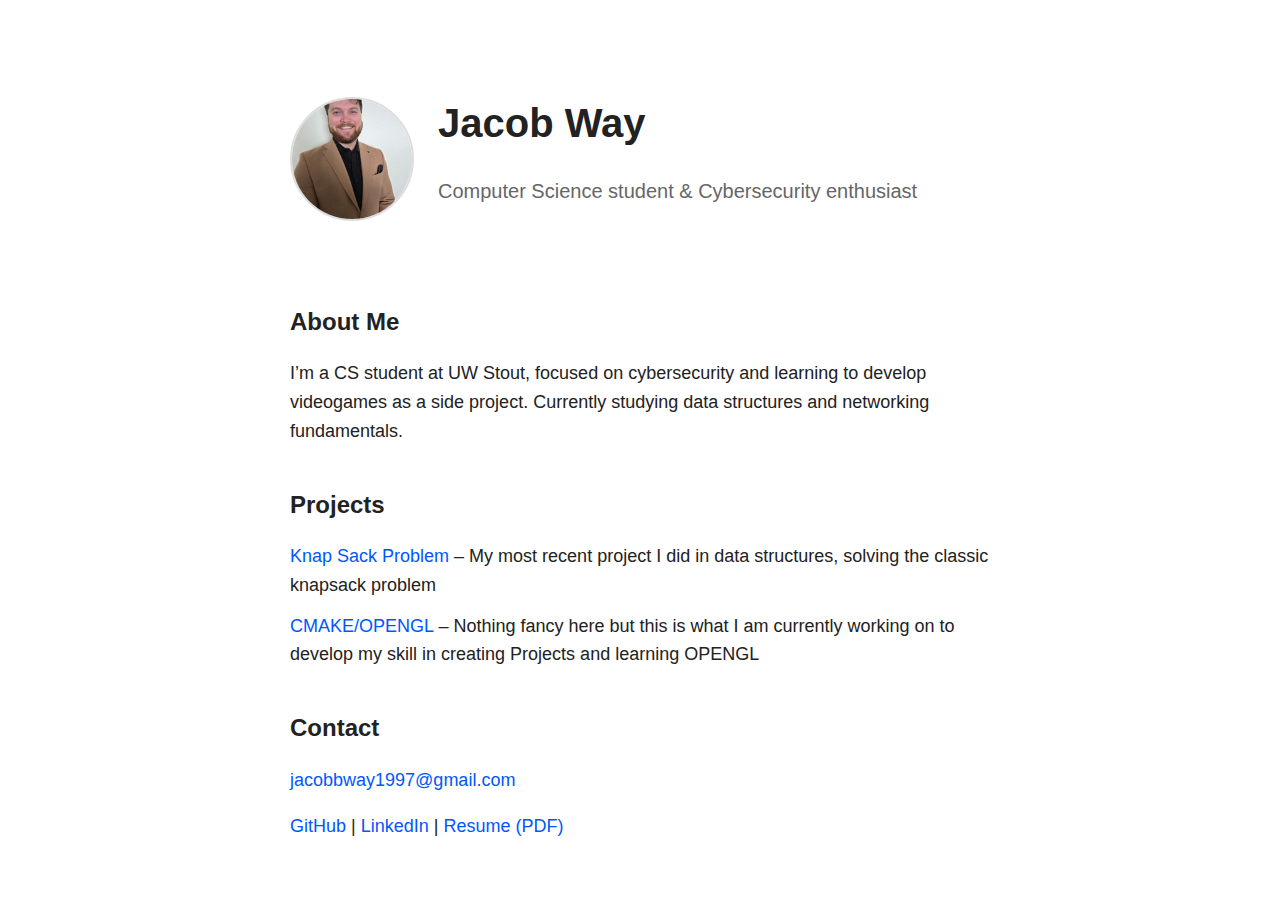
<file: index.html>
<!DOCTYPE html>
<html lang="en">
<head>
  <meta charset="UTF-8" />
  <meta name="viewport" content="width=device-width, initial-scale=1.0"/>
  <title>Jacob Way | Portfolio</title>
  <link rel="stylesheet" href="portfolioMain.css" />
</head>
<body>

  <main class="container">
    <div class="intro">
        <img src="Professional_Photo.jpg" alt="Text Of My Name" class="profile-pic"/>
        <div>
            <h1>Jacob Way</h1>
            <p class="subtitle">Computer Science student & Cybersecurity enthusiast</p>
        </div>
    </div>
    
        
    <section>
      <h2>About Me</h2>
      <p>I’m a CS student at UW Stout, focused on cybersecurity and learning to develop videogames as a side project. Currently studying data structures and networking fundamentals.</p>
    </section>

    <section>
      <h2>Projects</h2>
      <ul class="project-list">
        <li><a href="#">Knap Sack Problem</a> – My most recent project I did in data structures, solving the classic knapsack problem</li>
        <li><a href="#">CMAKE/OPENGL</a> – Nothing fancy here but this is what I am currently working on to develop my skill in creating Projects and learning OPENGL</li>
      </ul>
    </section>

    <section>
      <h2>Contact</h2>
      <p><a href="mailto:jacobway1997@gmail.com">jacobbway1997@gmail.com</a></p>
      <p><a href="https://github.com/jacobbway">GitHub</a> | <a href="https://www.linkedin.com/in/jacob-b-way/">LinkedIn</a> | <a href="Jacob_Way_Resume_PORT.pdf" download>Resume (PDF)</a></p>
    </section>
  </main>

</body>
</html>
</file>
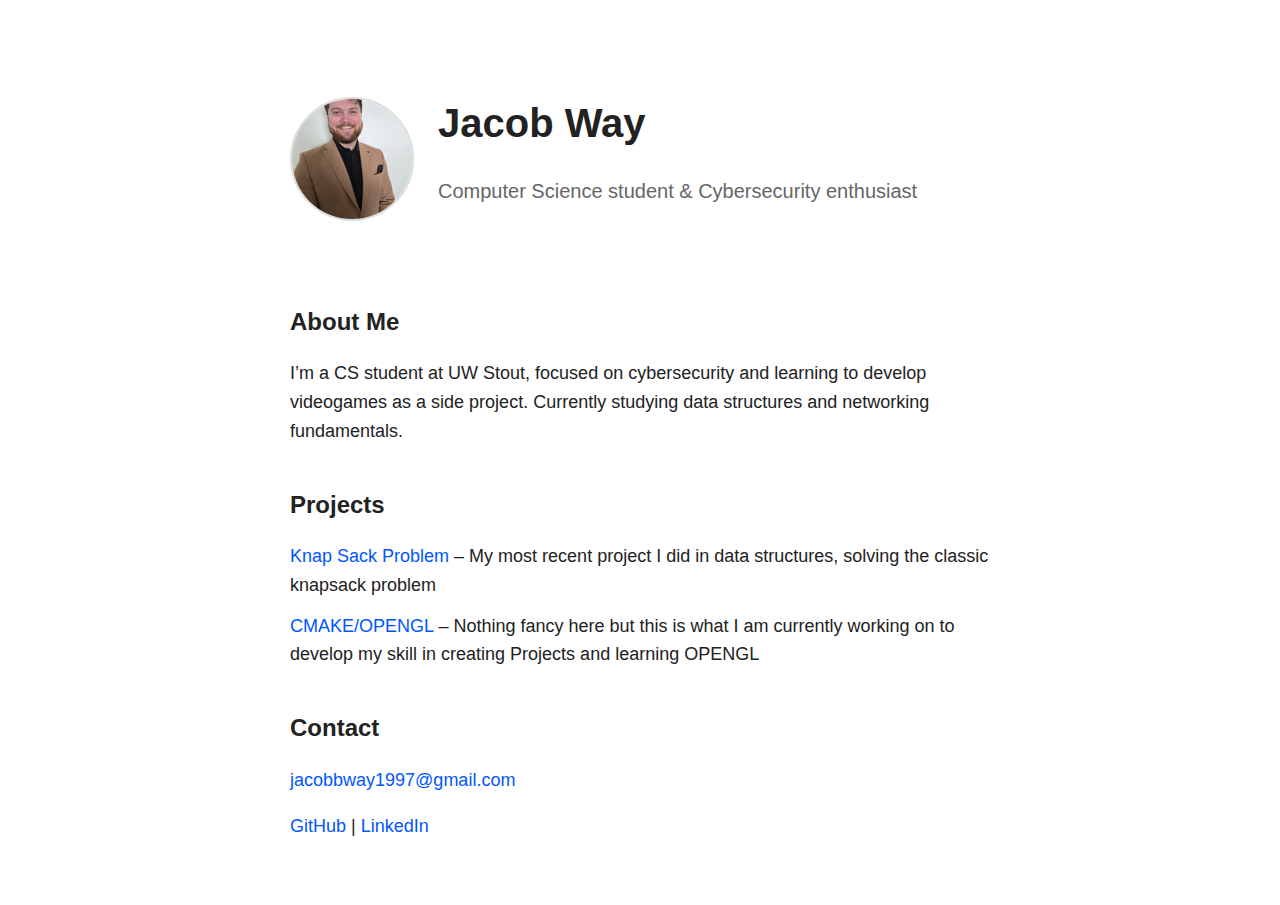
<file: JacobWay.html>
<!DOCTYPE html>
<html lang="en">
<head>
  <meta charset="UTF-8" />
  <meta name="viewport" content="width=device-width, initial-scale=1.0"/>
  <title>Jacob Way | Portfolio</title>
  <link rel="stylesheet" href="portfolioMain.css" />
</head>
<body>

  <main class="container">
    <div class="intro">
        <img src="Professional_Photo.jpg" alt="Text Of My Name" class="profile-pic"/>
        <div>
            <h1>Jacob Way</h1>
            <p class="subtitle">Computer Science student & Cybersecurity enthusiast</p>
        </div>
    </div>
    
        
    <section>
      <h2>About Me</h2>
      <p>I’m a CS student at UW Stout, focused on cybersecurity and learning to develop videogames as a side project. Currently studying data structures and networking fundamentals.</p>
    </section>

    <section>
      <h2>Projects</h2>
      <ul class="project-list">
        <li><a href="#">Knap Sack Problem</a> – My most recent project I did in data structures, solving the classic knapsack problem</li>
        <li><a href="#">CMAKE/OPENGL</a> – Nothing fancy here but this is what I am currently working on to develop my skill in creating Projects and learning OPENGL</li>
      </ul>
    </section>

    <section>
      <h2>Contact</h2>
      <p><a href="mailto:jacobway1997@gmail.com">jacobbway1997@gmail.com</a></p>
      <p><a href="https://github.com/jacobbway">GitHub</a> | <a href="https://www.linkedin.com/in/jacob-b-way/">LinkedIn</a></p>
    </section>
  </main>

</body>
</html>
</file>
<file: portfolioMain.css>
/* portfolioMain.css */

body {
    background-color: #fff;
    color: #222;
    font-family: 'Helvetica Neue', sans-serif;
    margin: 0;
    padding: 0;
    font-size: 18px;
    line-height: 1.6;
  }
  
  .container {
    max-width: 700px;
    margin: 4rem auto;
    padding: 0 1.5rem;
  }
  
  .intro {
    display: flex;
    align-items: center;
    gap: 1.5rem;
    margin-bottom: 3rem;
  }
  
  .profile-pic {
    width: 120px;
    height: 120px;
    border-radius: 50%;
    object-fit: cover;
    border: 2px solid #ddd;
  }
  
  h1 {
    font-size: 2.5rem;
    margin-bottom: 0.5rem;
  }
  
  .subtitle {
    font-size: 1.25rem;
    color: #666;
    margin-bottom: 3rem;
  }
  
  h2 {
    font-size: 1.5rem;
    margin-top: 2.5rem;
    margin-bottom: 1rem;
  }
  
  .project-list {
    list-style: none;
    padding-left: 0;
  }
  
  .project-list li {
    margin-bottom: 0.75rem;
  }
  
  a {
    color: #0057ff;
    text-decoration: none;
    transition: color 0.2s ease;
  }
  
  a:hover {
    color: #000;
    text-decoration: underline;
  }

  a.resume-button {
    display: inline-block;
    background-color: #0057ff;
    color: white;
    padding: 0.6rem 1.2rem;
    border-radius: 6px;
    text-decoration: none;
    font-weight: bold;
    transition: background 0.3s ease;
  }
  
  a.resume-button:hover {
    background-color: #003bbd;
  }
</file>
